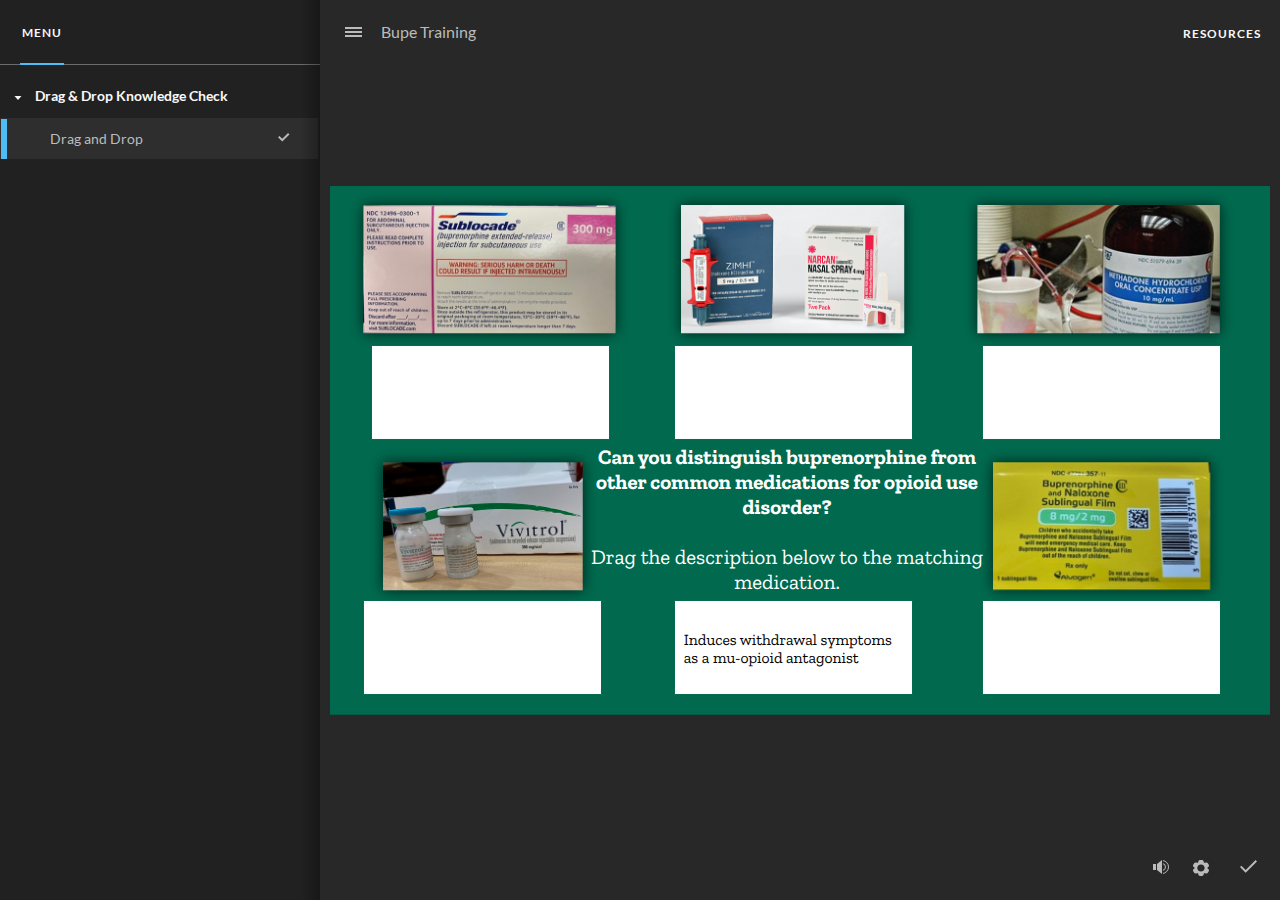
<file: index.html>
﻿<!doctype html>
<html lang="en-US">
<head>
  <meta charset="utf-8">
  <!-- Created using Storyline 360 - http://www.articulate.com  -->
  <!-- version: 3.78.30747.0 -->
  <title>Bupe Training</title>
  <meta http-equiv="x-ua-compatible" content="IE=edge"/>
  <meta name="viewport" content="width=device-width,initial-scale=1,user-scalable=no,shrink-to-fit=no,minimal-ui"/>
  <meta name="apple-mobile-web-app-capable" content="yes"/>
  <style>
    html, body { height: 100%; padding: 0; margin: 0 }
    #app { height: 100%; width: 100%; }
  </style>

  <script>
    window.DS = {};
    window.globals = {
      DATA_PATH_BASE: '',
      HAS_FRAME: true,
      HAS_SLIDE: true,

      lmsPresent: false,
      tinCanPresent: false,
      cmi5Present: false,
      aoSupport: false,
      scale: 'noscale',
      captureRc: false,
      browserSize: 'optimal',
      bgColor: '#282828',
      features: 'AccessibleVideo,BgAudioBlip,ConnectionMessages,DropIn1,DropIn2,DropIn3,FullScreenToggle,LayerPresentAsDialog,MultipleQuizTracking,PlayerSpeedControl,StreamingVideo,UpdatedThemeEditor,UseAudioElement,VideoSync',
      themeName: 'unified',
      preloaderColor: '#FFFFFF',
      suppressAnalytics: false,
      productChannel: 'stable',
      publishSource: 'storyline',
      aid: 'aid|fbf602f5-5c36-486c-ac78-79baadb6904e',
      cid: '80ecb963-9187-40ca-8920-c4b33363dab0',
      playerVersion: '3.78.30747.0',
      publishTimestamp: '2023-09-28T23:07:16.9185928Z',
      maxIosVideoElements: 10,
      connectionSettings: { message: 'You%20are%20offline.%20Trying%20to%20reconnect...', useDarkTheme: false, mode: 'disabled' },

      
      parseParams: function(qs) {
        if (window.globals.parsedParams != null) {
          return window.globals.parsedParams;
        }
        qs = (qs || window.location.search.substr(1)).split('+').join(' ');
        var params = {},
            tokens,
            re = /[?&]?([^=]+)=([^&]*)/g;

        while (tokens = re.exec(qs)) {
          params[decodeURIComponent(tokens[1]).trim()] =
            decodeURIComponent(tokens[2]).trim();
        }
        window.globals.parsedParams = params;
        return params;
      }

    };
  </script>
  <script>
    var isIe11 = ('ActiveXObject' in window || window.MSBlobBuilder != null)
      && window.msCrypto != null && !window.ActiveXObject;
    if (isIe11) {
      window.globals.unsupportedBrowser = true;
      document.write(atob('[base64]'));
    }
  </script>
  
  <script>window.THREE = { };</script>
  
</head>
<body style="background: #282828" class="cs-HTML theme-unified">
  <!-- 360 -->
  <script>!function(){var e,i=/iPhone/i,o=/iPod/i,n=/iPad/i,t=/\biOS-universal(?:.+)Mac\b/i,r=/\bAndroid(?:.+)Mobile\b/i,a=/Android/i,d=/(?:SD4930UR|\bSilk(?:.+)Mobile\b)/i,p=/Silk/i,l=/Windows Phone/i,u=/\bWindows(?:.+)ARM\b/i,b=/BlackBerry/i,s=/BB10/i,c=/Opera Mini/i,f=/\b(CriOS|Chrome)(?:.+)Mobile/i,h=/Mobile(?:.+)Firefox\b/i,v=function(e){return void 0!==e&&"MacIntel"===e.platform&&"number"==typeof e.maxTouchPoints&&e.maxTouchPoints>1&&"undefined"==typeof MSStream};e=function(e){var m={userAgent:"",platform:"",maxTouchPoints:0};e||"undefined"==typeof navigator?"string"==typeof e?m.userAgent=e:e&&e.userAgent&&(m={userAgent:e.userAgent,platform:e.platform,maxTouchPoints:e.maxTouchPoints||0}):m={userAgent:navigator.userAgent,platform:navigator.platform,maxTouchPoints:navigator.maxTouchPoints||0};var g=m.userAgent,y=g.split("[FBAN");void 0!==y[1]&&(g=y[0]),void 0!==(y=g.split("Twitter"))[1]&&(g=y[0]);var A=function(e){return function(i){return i.test(e)}}(g),w={apple:{phone:A(i)&&!A(l),ipod:A(o),tablet:!A(i)&&(A(n)||v(m))&&!A(l),universal:A(t),device:(A(i)||A(o)||A(n)||A(t)||v(m))&&!A(l)},amazon:{phone:A(d),tablet:!A(d)&&A(p),device:A(d)||A(p)},android:{phone:!A(l)&&A(d)||!A(l)&&A(r),tablet:!A(l)&&!A(d)&&!A(r)&&(A(p)||A(a)),device:!A(l)&&(A(d)||A(p)||A(r)||A(a))||A(/\bokhttp\b/i)},windows:{phone:A(l),tablet:A(u),device:A(l)||A(u)},other:{blackberry:A(b),blackberry10:A(s),opera:A(c),firefox:A(h),chrome:A(f),device:A(b)||A(s)||A(c)||A(h)||A(f)},any:!1,phone:!1,tablet:!1};return w.any=w.apple.device||w.android.device||w.windows.device||w.other.device,w.phone=w.apple.phone||w.android.phone||w.windows.phone,w.tablet=w.apple.tablet||w.android.tablet||w.windows.tablet,w}(),"object"==typeof exports&&"undefined"!=typeof module?module.exports=e:"function"==typeof define&&define.amd?define((function(){return e})):this.isMobile=e}();
    window.isMobile.apple.tablet = window.isMobile.apple.tablet ||
      (navigator.platform === 'MacIntel' && navigator.maxTouchPoints > 1);
    window.isMobile.apple.device = window.isMobile.apple.device || window.isMobile.apple.tablet;
    window.isMobile.tablet = window.isMobile.tablet || window.isMobile.apple.tablet;
    window.isMobile.any = window.isMobile.any || window.isMobile.apple.tablet;
  </script>

  <div id="focus-sink" tabindex="-1"></div>

  <div id="preso"></div>
  <script>
    (function() {

      var classTypes = [ 'desktop', 'mobile', 'phone', 'tablet' ];

      var addDeviceClasses = function(prefix, testObj) {
        var curr, i;
        for (i = 0; i < classTypes.length; i++) {
          curr = classTypes[i];
          if (testObj[curr]) {
            document.body.classList.add(prefix + curr);
          }
        }
      };

      var params = window.globals.parseParams(),
          isDevicePreview = params.devicepreview === '1',
          isPhoneOverride = params.deviceType === 'phone' || (isDevicePreview && params.phone == '1'),
          isTabletOverride = (params.deviceType === 'tablet' || isDevicePreview) && !isPhoneOverride,
          isMobileOverride = isPhoneOverride || isTabletOverride;

      var deviceView = {
        desktop: !window.isMobile.any && !isMobileOverride,
        mobile: window.isMobile.any || isMobileOverride,
        phone: isPhoneOverride || (window.isMobile.phone && !isTabletOverride),
        tablet: isTabletOverride || window.isMobile.tablet
      };

      window.globals.deviceView = deviceView;
      window.isMobile.desktop = !window.isMobile.any;
      window.isMobile.mobile = window.isMobile.any;

      addDeviceClasses('view-', deviceView);

    })();
  </script>
  
  <script src='story_content/user.js' type=text/javascript></script>
  <div class="slide-loader"></div>

  <script>
    var doc = document, loader = doc.body.querySelector('.slide-loader'); [ 1, 2, 3 ].forEach(function(n) { var d = doc.createElement('div'); d.style.backgroundColor = window.globals.preloaderColor; d.classList.add('mobile-loader-dot'); d.classList.add('dot' + n); loader.appendChild(d); });
  </script>

  <div class="mobile-load-title-overlay" style="display: none">
    <div class="mobile-load-title">Bupe Training</div>
  </div>

  <div class="mobile-chrome-warning"></div>

  
<style>
  .warn-connection-dialog {
    display: none;
    background: transparent;
    pointer-events: none;
    position: fixed;
    left: 0;
    top: 0;
    width: 100%;
    height: 100%;
    z-index: 999;
  }

  .warn-connection-content {
    border-radius: 4px;
    background: white;
    border: 1px solid #E7E7E7;
    color: #333333;
    box-shadow: 0 2px 4px rgba(0, 0, 0, 0.25);
    transition: all 150ms ease-out;
    position: absolute;
    white-space: nowrap;
  }

  .view-phone.is-landscape .warn-connection-content {
    left: 23px;
    bottom: 23px;
  }

  .view-tablet.is-landscape .warn-connection-content {
    left: 50%;
    top: 20px;
    transform: translateX(-50%);
  }

  .is-portrait .warn-connection-content {
    transform: translate(-50%, calc(-100% - 15px));
  }

  .warn-connection-content p {
    display: inline-block;
    margin: 0 8px 0 0;
    line-height: 33px;
    font-size: 11px;
  }

  .warn-connection-content svg {
    position: relative;
    vertical-align: middle;
    margin: 0 2px 2px 8px;
  }

  .view-desktop .warn-connection-content {
    left: 1.5em;
    bottom: 1.5em;
  }

  .view-desktop .warn-connection-content p {
    font-size: 1.1em;
  }

  .is-offline .warn-connection-dialog {
    display: block;
  }

  .is-offline .cs-panel * {
    pointer-events: none !important;
  }

  .is-offline .cs-panel {
    pointer-events: all !important;
  }

  .is-offline #nav-controls * {
    pointer-events: none !important;
  }

  .is-offline #nav-controls {
    pointer-events: all !important;
  }
</style>

<div class="warn-connection-dialog">
  <div class="warn-connection-content">
    <svg width="17" height="15" viewBox="0 0 17 15" xmlns="http://www.w3.org/2000/svg">
      <path fill="#8F0000" stroke="white" d="M16.07,12.98 L15.88,12.23 L9.51,1.21 C8.97,0.26,7.6,0.26,7.06,1.21 L0.69,12.23 C0.15,13.16,0.81,14.36,1.91,14.36 H14.65 C15.47,14.36,16.05,13.7,16.07,12.98 Z"/>
      <path fill="white" stroke="white" d="M8.58,5.5 C8.35,5.28,8.5,5.35,8.21,5.32 C8.09,5.35,7.97,5.49,7.96,5.67 C7.97,5.79,7.98,5.92,7.98,6.04 L7.98,6.04 C7.99,6.17,8,6.31,8.01,6.43 L8.01,6.44 C8.03,6.92,8.06,7.41,8.09,7.9 L8.09,7.9 C8.12,8.39,8.14,8.88,8.17,9.37 C8.17,9.39,8.18,9.42,8.2,9.44 C8.23,9.46,8.25,9.47,8.28,9.47 C8.31,9.47,8.34,9.46,8.35,9.44 C8.37,9.43,8.38,9.4,8.39,9.35 L8.39,9.34 C8.39,9.24,8.4,9.15,8.4,9.05 L8.4,9.05 C8.41,8.96,8.41,8.86,8.42,8.75 C8.43,8.44,8.45,8.12,8.47,7.81 L8.47,7.81 C8.49,7.49,8.51,7.18,8.53,6.87 C8.55,6.46,8.56,6.05,8.59,5.64 L8.6,5.62 C8.6,5.57,8.59,5.53,8.58,5.5 L8.21,5.32 Z"/>
      <circle fill="white" stroke="white" cx="8.3" cy="11.35" r="0.3"/>
    </svg>
    <p>You are offline. Trying to reconnect...</p>
  </div>
</div>

<script>
  (function() {
    window.DS.connection = {
      warningShown: false,
      assets: {},
      loadingAssetGroup: false,
      retryDelay: 500
    };

    var connectionSettings = window.globals.connectionSettings || {};

    // The `window.globals.features` variable must be set in `webpack.dev.config` when testing locally - it is not enough
    // to have it in the data - but it must be set there as well.
    var useConnectionMessages = window.AbortController != null &&
      window.location.protocol != 'file:' &&
      window.globals.features.indexOf('ConnectionMessages') != -1 &&
      connectionSettings.mode === 'normal';

    window.DS.connection.useConnectionMessages = useConnectionMessages

    var assetCount = 0;
    var checkLoadedId;


    if (useConnectionMessages && connectionSettings != null) {
      var contentEl = document.querySelector('.warn-connection-content');
      var messageEl = contentEl.querySelector('p')

      if (connectionSettings.useDarkTheme) {
        contentEl.style.borderColor = '#BABBBA';
        contentEl.style.backgroundColor = '#282828';
        contentEl.style.color = '#FFFFFF';
      }

      if (connectionSettings.message != null) {
        messageEl.textContent = window.decodeURIComponent(connectionSettings.message);
      }
    }

    function checkAssetsReady() {
      for (var i in DS.connection.assets) {
        if (!DS.connection.assets[i].success) {
          return false;
        }
      }
      return true;
    }

    function stopAssetGroup() {
      if (!useConnectionMessages) { return; }

      assetCount = 0;

      DS.connection.oldAssetGroup = DS.connection.assets;
      DS.connection.assets = {};
      DS.connection.loadingAssetGroup = false;
      clearInterval(checkLoadedId);
    }

    function startAssetGroup() {
      if (!useConnectionMessages) { return; }
      var ticks = 0;
      clearInterval(checkLoadedId);
      checkLoadedId = setInterval(function() {
        var loaded = 0;
        if (assetCount === 0 && loaded === 0) {
          clearInterval(checkLoadedId);
          return;
        }

        for (var i in DS.connection.assets) {
          if (DS.connection.assets[i].success) {
            loaded++;
          }
        }

        if (assetCount === loaded && checkAssetsReady()) {
          for (var i in DS.connection.assets) {
            if (DS.connection.assets[i].action) {
              DS.connection.assets[i].action();
            }
          }
          hideWarning();
          stopAssetGroup();
        }
      }, 100)
    }

    function requiredAsset(url, action, retry, type) {
      if (!useConnectionMessages) { return; }
      if (DS.connection.assets[url]) { return; }

      DS.connection.assets[url] = {
        success: false, action: action, retry: retry, type: type
      };
      assetCount = Object.keys(DS.connection.assets).length;
      if (!DS.connection.loadingAssetGroup) {
        startAssetGroup();
      }
      DS.connection.loadingAssetGroup = true;
    }

    function assetLoaded(url) {
      if (!useConnectionMessages) { return; }
      if (DS.connection.assets[url]) {
        DS.connection.assets[url].success = true;
      }
    }

    function assetFailed(url) {
      if (!useConnectionMessages) { return; }
      if (!DS.connection.assets[url]) {
        if (/\.js$/.test(url) && url.indexOf('transcripts') === -1) {
          setTimeout(function() {
            if (DS.connection.lastSlideLoaded != null) {
              DS.connection.lastSlideLoaded();
            }
          }, DS.connection.retryDelay);
        }
        return;
      }
      if (!DS.connection.warningShown) { showWarning(); }
      if (DS.connection.assets[url].retry) {
        setTimeout(function() {
          if (!DS.connection.assets[url].success) {
            DS.connection.assets[url].retry()
          }
        }, DS.connection.retryDelay);
      }
    }

    function hideWarning() {
      document.body.classList.remove('is-offline');
      DS.connection.warningShown = false;
    }
    DS.connection.hideWarning = hideWarning

    function showWarning(btn) {
      document.body.classList.add('is-offline')
      DS.connection.warningShown = true;
      updateWarningPosition();
    }

    function updateWarningPosition() {
      if (!DS.connection.warningShown) {
        return;
      }

      var isPortrait = document.body.classList.contains('is-portrait');
      var warningEl = document.querySelector('.warn-connection-content');

      if (isPortrait) {
        var slide = document.querySelector('.primary-slide');
        var slideRect = slide.getBoundingClientRect();

        warningEl.style.top = `${slideRect.top}px`
        warningEl.style.left = `${slideRect.left + slideRect.width / 2}px`
      } else {
        warningEl.style.top = null;
        warningEl.style.left = null;
      }

      window.requestAnimationFrame(updateWarningPosition);
    }

    // these will all be noops if the feature flag isn't set in
    // the data and `window.globals.features`
    DS.connection.requiredAsset = requiredAsset;
    DS.connection.assetLoaded = assetLoaded;
    DS.connection.assetFailed = assetFailed;
    DS.connection.stopAssetGroup = stopAssetGroup;
    DS.connection.startAssetGroup = startAssetGroup;
  })();
</script>


  <script>
    
    if (window.autoSpider && window.vInterfaceObject) {
      document.querySelector('.mobile-load-title-overlay').style.display = 'none';
    }
  </script>

  

  <link rel="stylesheet" href="html5/data/css/output.min.css" data-noprefix/>
</body>
<script src="html5/lib/scripts/bootstrapper.min.js"></script>
</html>
</file>
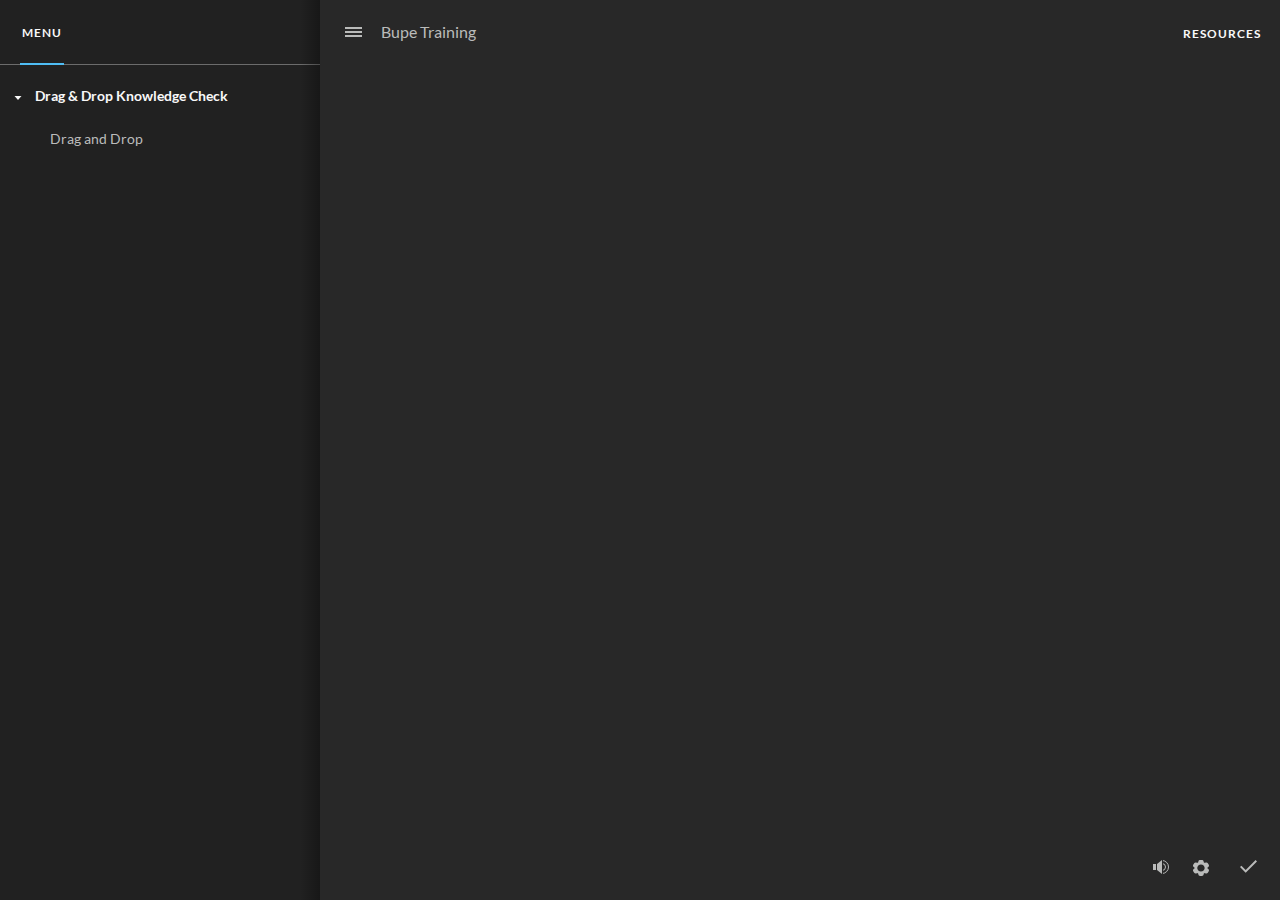
<file: index_lms.html>
<!doctype html>
<html lang="en-US">
<head>
  <meta charset="utf-8">
  <!-- Created using Storyline 360 - http://www.articulate.com  -->
  <!-- version: 3.78.30747.0 -->
  <title>Bupe Training</title>
  <meta http-equiv="x-ua-compatible" content="IE=edge"/>
  <meta name="viewport" content="width=device-width,initial-scale=1,user-scalable=no,shrink-to-fit=no,minimal-ui"/>
  <meta name="apple-mobile-web-app-capable" content="yes"/>
  <style>
    html, body { height: 100%; padding: 0; margin: 0 }
    #app { height: 100%; width: 100%; }
  </style>

  <script>
    window.DS = {};
    window.globals = {
      DATA_PATH_BASE: '',
      HAS_FRAME: true,
      HAS_SLIDE: true,

      lmsPresent: true,
      tinCanPresent: false,
      cmi5Present: false,
      aoSupport: false,
      scale: 'noscale',
      captureRc: false,
      browserSize: 'optimal',
      bgColor: '#282828',
      features: 'AccessibleVideo,BgAudioBlip,ConnectionMessages,DropIn1,DropIn2,DropIn3,FullScreenToggle,LayerPresentAsDialog,MultipleQuizTracking,PlayerSpeedControl,StreamingVideo,UpdatedThemeEditor,UseAudioElement,VideoSync',
      themeName: 'unified',
      preloaderColor: '#FFFFFF',
      suppressAnalytics: false,
      productChannel: 'stable',
      publishSource: 'storyline',
      aid: 'aid|fbf602f5-5c36-486c-ac78-79baadb6904e',
      cid: '80ecb963-9187-40ca-8920-c4b33363dab0',
      playerVersion: '3.78.30747.0',
      publishTimestamp: '2023-09-28T23:07:16.9720648Z',
      maxIosVideoElements: 10,
      connectionSettings: { message: 'You%20are%20offline.%20Trying%20to%20reconnect...', useDarkTheme: false, mode: 'disabled' },

      
      parseParams: function(qs) {
        if (window.globals.parsedParams != null) {
          return window.globals.parsedParams;
        }
        qs = (qs || window.location.search.substr(1)).split('+').join(' ');
        var params = {},
            tokens,
            re = /[?&]?([^=]+)=([^&]*)/g;

        while (tokens = re.exec(qs)) {
          params[decodeURIComponent(tokens[1]).trim()] =
            decodeURIComponent(tokens[2]).trim();
        }
        window.globals.parsedParams = params;
        return params;
      }

    };
  </script>
  <script>
    var isIe11 = ('ActiveXObject' in window || window.MSBlobBuilder != null)
      && window.msCrypto != null && !window.ActiveXObject;
    if (isIe11) {
      window.globals.unsupportedBrowser = true;
      document.write(atob('[base64]'));
    }
  </script>
  <script src="lms/scormdriver.js" charset="utf-8"></script>
  <script>window.THREE = { };</script>
  
</head>
<body style="background: #282828" class="cs-HTML theme-unified">
  <!-- 360 -->
  <script>!function(){var e,i=/iPhone/i,o=/iPod/i,n=/iPad/i,t=/\biOS-universal(?:.+)Mac\b/i,r=/\bAndroid(?:.+)Mobile\b/i,a=/Android/i,d=/(?:SD4930UR|\bSilk(?:.+)Mobile\b)/i,p=/Silk/i,l=/Windows Phone/i,u=/\bWindows(?:.+)ARM\b/i,b=/BlackBerry/i,s=/BB10/i,c=/Opera Mini/i,f=/\b(CriOS|Chrome)(?:.+)Mobile/i,h=/Mobile(?:.+)Firefox\b/i,v=function(e){return void 0!==e&&"MacIntel"===e.platform&&"number"==typeof e.maxTouchPoints&&e.maxTouchPoints>1&&"undefined"==typeof MSStream};e=function(e){var m={userAgent:"",platform:"",maxTouchPoints:0};e||"undefined"==typeof navigator?"string"==typeof e?m.userAgent=e:e&&e.userAgent&&(m={userAgent:e.userAgent,platform:e.platform,maxTouchPoints:e.maxTouchPoints||0}):m={userAgent:navigator.userAgent,platform:navigator.platform,maxTouchPoints:navigator.maxTouchPoints||0};var g=m.userAgent,y=g.split("[FBAN");void 0!==y[1]&&(g=y[0]),void 0!==(y=g.split("Twitter"))[1]&&(g=y[0]);var A=function(e){return function(i){return i.test(e)}}(g),w={apple:{phone:A(i)&&!A(l),ipod:A(o),tablet:!A(i)&&(A(n)||v(m))&&!A(l),universal:A(t),device:(A(i)||A(o)||A(n)||A(t)||v(m))&&!A(l)},amazon:{phone:A(d),tablet:!A(d)&&A(p),device:A(d)||A(p)},android:{phone:!A(l)&&A(d)||!A(l)&&A(r),tablet:!A(l)&&!A(d)&&!A(r)&&(A(p)||A(a)),device:!A(l)&&(A(d)||A(p)||A(r)||A(a))||A(/\bokhttp\b/i)},windows:{phone:A(l),tablet:A(u),device:A(l)||A(u)},other:{blackberry:A(b),blackberry10:A(s),opera:A(c),firefox:A(h),chrome:A(f),device:A(b)||A(s)||A(c)||A(h)||A(f)},any:!1,phone:!1,tablet:!1};return w.any=w.apple.device||w.android.device||w.windows.device||w.other.device,w.phone=w.apple.phone||w.android.phone||w.windows.phone,w.tablet=w.apple.tablet||w.android.tablet||w.windows.tablet,w}(),"object"==typeof exports&&"undefined"!=typeof module?module.exports=e:"function"==typeof define&&define.amd?define((function(){return e})):this.isMobile=e}();
    window.isMobile.apple.tablet = window.isMobile.apple.tablet ||
      (navigator.platform === 'MacIntel' && navigator.maxTouchPoints > 1);
    window.isMobile.apple.device = window.isMobile.apple.device || window.isMobile.apple.tablet;
    window.isMobile.tablet = window.isMobile.tablet || window.isMobile.apple.tablet;
    window.isMobile.any = window.isMobile.any || window.isMobile.apple.tablet;
  </script>

  <div id="focus-sink" tabindex="-1"></div>

  <div id="preso"></div>
  <script>
    (function() {

      var classTypes = [ 'desktop', 'mobile', 'phone', 'tablet' ];

      var addDeviceClasses = function(prefix, testObj) {
        var curr, i;
        for (i = 0; i < classTypes.length; i++) {
          curr = classTypes[i];
          if (testObj[curr]) {
            document.body.classList.add(prefix + curr);
          }
        }
      };

      var params = window.globals.parseParams(),
          isDevicePreview = params.devicepreview === '1',
          isPhoneOverride = params.deviceType === 'phone' || (isDevicePreview && params.phone == '1'),
          isTabletOverride = (params.deviceType === 'tablet' || isDevicePreview) && !isPhoneOverride,
          isMobileOverride = isPhoneOverride || isTabletOverride;

      var deviceView = {
        desktop: !window.isMobile.any && !isMobileOverride,
        mobile: window.isMobile.any || isMobileOverride,
        phone: isPhoneOverride || (window.isMobile.phone && !isTabletOverride),
        tablet: isTabletOverride || window.isMobile.tablet
      };

      window.globals.deviceView = deviceView;
      window.isMobile.desktop = !window.isMobile.any;
      window.isMobile.mobile = window.isMobile.any;

      addDeviceClasses('view-', deviceView);

    })();
  </script>
  
  <script src='story_content/user.js' type=text/javascript></script>
  <div class="slide-loader"></div>

  <script>
    var doc = document, loader = doc.body.querySelector('.slide-loader'); [ 1, 2, 3 ].forEach(function(n) { var d = doc.createElement('div'); d.style.backgroundColor = window.globals.preloaderColor; d.classList.add('mobile-loader-dot'); d.classList.add('dot' + n); loader.appendChild(d); });
  </script>

  <div class="mobile-load-title-overlay" style="display: none">
    <div class="mobile-load-title">Bupe Training</div>
  </div>

  <div class="mobile-chrome-warning"></div>

  
<style>
  .warn-connection-dialog {
    display: none;
    background: transparent;
    pointer-events: none;
    position: fixed;
    left: 0;
    top: 0;
    width: 100%;
    height: 100%;
    z-index: 999;
  }

  .warn-connection-content {
    border-radius: 4px;
    background: white;
    border: 1px solid #E7E7E7;
    color: #333333;
    box-shadow: 0 2px 4px rgba(0, 0, 0, 0.25);
    transition: all 150ms ease-out;
    position: absolute;
    white-space: nowrap;
  }

  .view-phone.is-landscape .warn-connection-content {
    left: 23px;
    bottom: 23px;
  }

  .view-tablet.is-landscape .warn-connection-content {
    left: 50%;
    top: 20px;
    transform: translateX(-50%);
  }

  .is-portrait .warn-connection-content {
    transform: translate(-50%, calc(-100% - 15px));
  }

  .warn-connection-content p {
    display: inline-block;
    margin: 0 8px 0 0;
    line-height: 33px;
    font-size: 11px;
  }

  .warn-connection-content svg {
    position: relative;
    vertical-align: middle;
    margin: 0 2px 2px 8px;
  }

  .view-desktop .warn-connection-content {
    left: 1.5em;
    bottom: 1.5em;
  }

  .view-desktop .warn-connection-content p {
    font-size: 1.1em;
  }

  .is-offline .warn-connection-dialog {
    display: block;
  }

  .is-offline .cs-panel * {
    pointer-events: none !important;
  }

  .is-offline .cs-panel {
    pointer-events: all !important;
  }

  .is-offline #nav-controls * {
    pointer-events: none !important;
  }

  .is-offline #nav-controls {
    pointer-events: all !important;
  }
</style>

<div class="warn-connection-dialog">
  <div class="warn-connection-content">
    <svg width="17" height="15" viewBox="0 0 17 15" xmlns="http://www.w3.org/2000/svg">
      <path fill="#8F0000" stroke="white" d="M16.07,12.98 L15.88,12.23 L9.51,1.21 C8.97,0.26,7.6,0.26,7.06,1.21 L0.69,12.23 C0.15,13.16,0.81,14.36,1.91,14.36 H14.65 C15.47,14.36,16.05,13.7,16.07,12.98 Z"/>
      <path fill="white" stroke="white" d="M8.58,5.5 C8.35,5.28,8.5,5.35,8.21,5.32 C8.09,5.35,7.97,5.49,7.96,5.67 C7.97,5.79,7.98,5.92,7.98,6.04 L7.98,6.04 C7.99,6.17,8,6.31,8.01,6.43 L8.01,6.44 C8.03,6.92,8.06,7.41,8.09,7.9 L8.09,7.9 C8.12,8.39,8.14,8.88,8.17,9.37 C8.17,9.39,8.18,9.42,8.2,9.44 C8.23,9.46,8.25,9.47,8.28,9.47 C8.31,9.47,8.34,9.46,8.35,9.44 C8.37,9.43,8.38,9.4,8.39,9.35 L8.39,9.34 C8.39,9.24,8.4,9.15,8.4,9.05 L8.4,9.05 C8.41,8.96,8.41,8.86,8.42,8.75 C8.43,8.44,8.45,8.12,8.47,7.81 L8.47,7.81 C8.49,7.49,8.51,7.18,8.53,6.87 C8.55,6.46,8.56,6.05,8.59,5.64 L8.6,5.62 C8.6,5.57,8.59,5.53,8.58,5.5 L8.21,5.32 Z"/>
      <circle fill="white" stroke="white" cx="8.3" cy="11.35" r="0.3"/>
    </svg>
    <p>You are offline. Trying to reconnect...</p>
  </div>
</div>

<script>
  (function() {
    window.DS.connection = {
      warningShown: false,
      assets: {},
      loadingAssetGroup: false,
      retryDelay: 500
    };

    var connectionSettings = window.globals.connectionSettings || {};

    // The `window.globals.features` variable must be set in `webpack.dev.config` when testing locally - it is not enough
    // to have it in the data - but it must be set there as well.
    var useConnectionMessages = window.AbortController != null &&
      window.location.protocol != 'file:' &&
      window.globals.features.indexOf('ConnectionMessages') != -1 &&
      connectionSettings.mode === 'normal';

    window.DS.connection.useConnectionMessages = useConnectionMessages

    var assetCount = 0;
    var checkLoadedId;


    if (useConnectionMessages && connectionSettings != null) {
      var contentEl = document.querySelector('.warn-connection-content');
      var messageEl = contentEl.querySelector('p')

      if (connectionSettings.useDarkTheme) {
        contentEl.style.borderColor = '#BABBBA';
        contentEl.style.backgroundColor = '#282828';
        contentEl.style.color = '#FFFFFF';
      }

      if (connectionSettings.message != null) {
        messageEl.textContent = window.decodeURIComponent(connectionSettings.message);
      }
    }

    function checkAssetsReady() {
      for (var i in DS.connection.assets) {
        if (!DS.connection.assets[i].success) {
          return false;
        }
      }
      return true;
    }

    function stopAssetGroup() {
      if (!useConnectionMessages) { return; }

      assetCount = 0;

      DS.connection.oldAssetGroup = DS.connection.assets;
      DS.connection.assets = {};
      DS.connection.loadingAssetGroup = false;
      clearInterval(checkLoadedId);
    }

    function startAssetGroup() {
      if (!useConnectionMessages) { return; }
      var ticks = 0;
      clearInterval(checkLoadedId);
      checkLoadedId = setInterval(function() {
        var loaded = 0;
        if (assetCount === 0 && loaded === 0) {
          clearInterval(checkLoadedId);
          return;
        }

        for (var i in DS.connection.assets) {
          if (DS.connection.assets[i].success) {
            loaded++;
          }
        }

        if (assetCount === loaded && checkAssetsReady()) {
          for (var i in DS.connection.assets) {
            if (DS.connection.assets[i].action) {
              DS.connection.assets[i].action();
            }
          }
          hideWarning();
          stopAssetGroup();
        }
      }, 100)
    }

    function requiredAsset(url, action, retry, type) {
      if (!useConnectionMessages) { return; }
      if (DS.connection.assets[url]) { return; }

      DS.connection.assets[url] = {
        success: false, action: action, retry: retry, type: type
      };
      assetCount = Object.keys(DS.connection.assets).length;
      if (!DS.connection.loadingAssetGroup) {
        startAssetGroup();
      }
      DS.connection.loadingAssetGroup = true;
    }

    function assetLoaded(url) {
      if (!useConnectionMessages) { return; }
      if (DS.connection.assets[url]) {
        DS.connection.assets[url].success = true;
      }
    }

    function assetFailed(url) {
      if (!useConnectionMessages) { return; }
      if (!DS.connection.assets[url]) {
        if (/\.js$/.test(url) && url.indexOf('transcripts') === -1) {
          setTimeout(function() {
            if (DS.connection.lastSlideLoaded != null) {
              DS.connection.lastSlideLoaded();
            }
          }, DS.connection.retryDelay);
        }
        return;
      }
      if (!DS.connection.warningShown) { showWarning(); }
      if (DS.connection.assets[url].retry) {
        setTimeout(function() {
          if (!DS.connection.assets[url].success) {
            DS.connection.assets[url].retry()
          }
        }, DS.connection.retryDelay);
      }
    }

    function hideWarning() {
      document.body.classList.remove('is-offline');
      DS.connection.warningShown = false;
    }
    DS.connection.hideWarning = hideWarning

    function showWarning(btn) {
      document.body.classList.add('is-offline')
      DS.connection.warningShown = true;
      updateWarningPosition();
    }

    function updateWarningPosition() {
      if (!DS.connection.warningShown) {
        return;
      }

      var isPortrait = document.body.classList.contains('is-portrait');
      var warningEl = document.querySelector('.warn-connection-content');

      if (isPortrait) {
        var slide = document.querySelector('.primary-slide');
        var slideRect = slide.getBoundingClientRect();

        warningEl.style.top = `${slideRect.top}px`
        warningEl.style.left = `${slideRect.left + slideRect.width / 2}px`
      } else {
        warningEl.style.top = null;
        warningEl.style.left = null;
      }

      window.requestAnimationFrame(updateWarningPosition);
    }

    // these will all be noops if the feature flag isn't set in
    // the data and `window.globals.features`
    DS.connection.requiredAsset = requiredAsset;
    DS.connection.assetLoaded = assetLoaded;
    DS.connection.assetFailed = assetFailed;
    DS.connection.stopAssetGroup = stopAssetGroup;
    DS.connection.startAssetGroup = startAssetGroup;
  })();
</script>


  <script>
    
    if (window.autoSpider && window.vInterfaceObject) {
      document.querySelector('.mobile-load-title-overlay').style.display = 'none';
    }
  </script>

  

  <link rel="stylesheet" href="html5/data/css/output.min.css" data-noprefix/>
</body>
<script src="html5/lib/scripts/bootstrapper.min.js"></script>
</html>
</file>
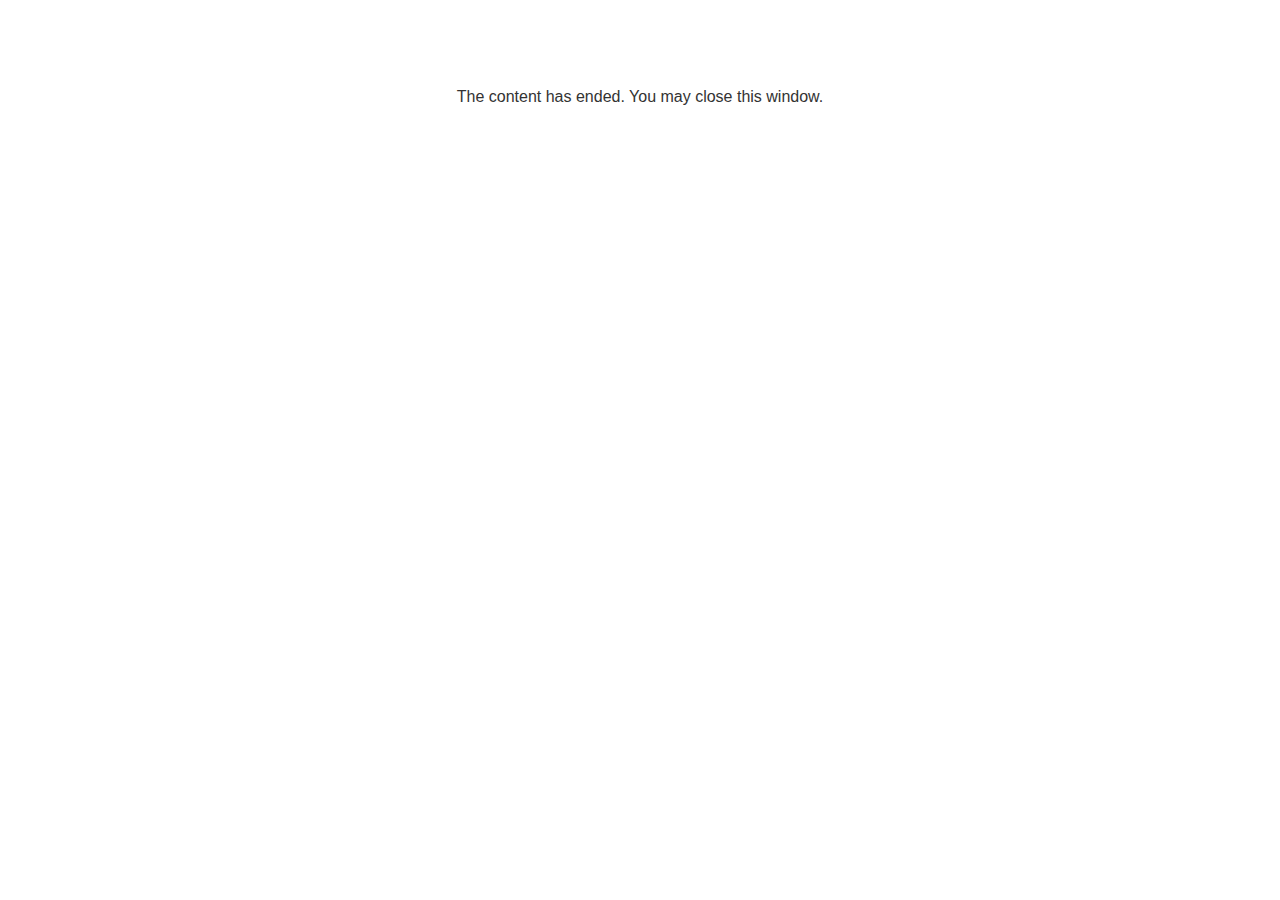
<file: lms/goodbye.html>
<!doctype html>
<html>
<body style="background-color: #ffffff;">

<p role="alert" style="color: #333333;font-family: Lato, articulate, tahoma, arial;font-size: medium;text-align: center;">
<br><br><br><br>
The content has ended. You may close this window.
</p>

</body>
</html>
</file>
<file: html5/data/css/output.min.css>
@font-face {
  font-family: 'LatoBold Charset1_ BoldBD7F0063';
  src: url('[data-uri]');
  font-style: normal;
  font-weight: normal;
}
@font-face {
  font-family: 'Lato Charset1_ 5VsHFQ6wA314C887';
  src: url('[data-uri]');
  font-style: normal;
  font-weight: normal;
}
@font-face {
  font-family: 'Zilla Slab Charset1_ 5w87B65A9C';
  src: url('[data-uri]');
  font-style: normal;
  font-weight: normal;
}
@font-face {
  font-family: 'Zilla SlabBold CharBold0F782890';
  src: url('[data-uri]');
  font-style: normal;
  font-weight: normal;
}
@font-face {
  font-family: 'Open Sans Charset1_ 6LhB0476790';
  src: url('[data-uri]');
  font-style: normal;
  font-weight: normal;
}
@font-face {
  font-family: 'Zilla Slab Charset0_v9IB6EF5B00';
  src: url('[data-uri]');
  font-style: normal;
  font-weight: normal;
}
@font-face {
  font-family: 'Zilla SlabBold CharBold5ADAD981';
  src: url('[data-uri]');
  font-style: normal;
  font-weight: normal;
}
@font-face {
  font-family: 'Open Sans Charset0_v9TY33EDE6F2';
  src: url('[data-uri]');
  font-style: normal;
  font-weight: normal;
}
.cs-HTML {
  background: rgba(40, 40, 40, 1);
}
.cs-npnxnanbsnfns00001100101 .cs-infopanel  {
  box-shadow: 0 1px 0 rgba(0, 0, 0, 0);
  background: rgba(255, 255, 255, 1);
}
.cs-npnxnanbsnfns00001100101 .cs-infopanel .cs-link {
  color: rgba(186, 187, 186, 1);
}
.cs-npnxnanbsnfns00001100101 .cs-infopanel .cs-link:hover {
  color: rgba(255, 255, 255, 1);
}
.cs-npnxnanbsnfns00001100101 .cs-infopanel .cs-name {
  color: rgba(68, 68, 68, 1);
}
.cs-npnxnanbsnfns00001100101 .cs-infopanel .cs-title {
  color: rgba(153, 153, 153, 1);
}
.cs-npnxnanbsnfns00001100101 .cs-infopanelpopup  {
  box-shadow: 0 1px 0 rgba(0, 0, 0, 0);
  background: rgba(0, 0, 0, 0);
}
.cs-npnxnanbsnfns00001100101 .cs-infopanelpopup .cs-link {
  color: rgba(255, 0, 0, 1);
}
.cs-npnxnanbsnfns00001100101 .cs-infopanelpopup .cs-link:hover {
  color: rgba(255, 255, 255, 1);
}
.cs-npnxnanbsnfns00001100101 .cs-infopanelpopup .cs-name {
  color: rgba(255, 255, 255, 1);
}
.cs-npnxnanbsnfns00001100101 .cs-infopanelpopup .cs-bio {
  color: rgba(186, 187, 186, 1);
}
.cs-npnxnanbsnfns00001100101 .cs-timer  {
  color: rgba(186, 187, 186, 1);
}
.cs-npnxnanbsnfns00001100101 .cs-duration stop:first-child {
  stop-color: rgba(60, 60, 60, 1);
}
.cs-npnxnanbsnfns00001100101 .cs-duration stop:last-child {
  stop-color: rgba(60, 60, 60, 1);
}
.cs-npnxnanbsnfns00001100101 .cs-elapsed stop:first-child {
  stop-color: rgba(254, 227, 71, 1);
}
.cs-npnxnanbsnfns00001100101 .cs-elapsed stop:last-child {
  stop-color: rgba(254, 227, 71, 1);
}
.cs-npnxnanbsnfns00001100101 .cs-timer .cs-pie .cs-innerstroke {
  stroke: rgba(199, 199, 199, 1);
}
.cs-npnxnanbsnfns00001100101 .cs-timer .cs-pie .cs-innerborder {
  stroke: rgba(255, 255, 255, 1);
}
.cs-npnxnanbsnfns00001100101 .cs-window  {
  box-shadow: 0 8px 5px rgba(0, 0, 0, 0.2);
  border-color: rgba(49, 99, 0, 0);
  background: rgba(33, 33, 33, 1);
  color: rgba(248, 248, 248, 1);
}
.cs-npnxnanbsnfns00001100101 .cs-window .cs-diva {
  border-color: rgba(78, 78, 78, 1);
}
.cs-npnxnanbsnfns00001100101 .cs-window .cs-divb {
  border-color: rgba(78, 78, 78, 0);
}
.cs-npnxnanbsnfns00001100101 .cs-editor .cs-editor-slide {
  color: rgba(226, 226, 226, 1);
}
.cs-npnxnanbsnfns00001100101 .cs-editor .cs-editor-html {
  color: rgba(186, 187, 186, 1);
}
.cs-npnxnanbsnfns00001100101 .cs-editor .cs-editor-button {
  text-shadow: 0 1px 0 rgba(0, 0, 0, 0);
  color: rgba(255, 255, 255, 1);
  border-color: rgba(211, 211, 211, 1);
  background: rgba(34, 34, 34, 1);
}
.cs-npnxnanbsnfns00001100101 .cs-editor .cs-editor-button:hover {
  background: rgba(68, 68, 68, 1);
}
.cs-npnxnanbsnfns00001100101 .cs-editor .cs-editor-button:active {
  background: rgba(68, 68, 68, 1);
}
.cs-npnxnanbsnfns00001100101 .cs-listitem  {
  color: rgba(186, 187, 186, 1);
  border-color: none;
  border: 1px solid transparent;
}
.cs-npnxnanbsnfns00001100101 .cs-listitem:hover {
  background: rgba(255, 255, 255, 0.06);
  border-color: rgba(108, 108, 108, 1) !important;
  border-width: 1px;
  border-radius: 2px;
  border-style: solid;
  box-sizing: border-box;
}
.cs-npnxnanbsnfns00001100101 .cs-listitem.hover {
  background: rgba(255, 255, 255, 0.06);
  border-color: rgba(108, 108, 108, 1) !important;
  border-width: 1px;
  border-radius: 2px;
  border-style: solid;
  box-sizing: border-box;
}
.cs-npnxnanbsnfns00001100101 .cs-glossary  {
  color: rgba(186, 187, 186, 1);
}
.cs-npnxnanbsnfns00001100101 .cs-glossary .cs-scrolling-panel {
  background: rgba(0, 0, 0, 0);
}
.cs-npnxnanbsnfns00001100101 .cs-glossary .cs-term.cs-selected .cs-choice-list-trigger {
  color: rgba(255, 255, 255, 1);
  background: rgba(255, 255, 255, 1);
}
.cs-npnxnanbsnfns00001100101 .cs-glossary .cs-term.cs-selected .cs-choice-list-trigger:focus {
  color: rgba(255, 255, 255, 1);
  background: rgba(255, 255, 255, 1);
}
.cs-npnxnanbsnfns00001100101 .cs-glossary .cs-term:hover .cs-choice-list-trigger {
  background: rgba(186, 187, 186, 1);
}
.cs-npnxnanbsnfns00001100101 .cs-glossary .cs-term.hover .cs-choice-list-trigger {
  background: rgba(186, 187, 186, 1);
}
.cs-npnxnanbsnfns00001100101 .cs-glossary .cs-term .cs-choice-list-trigger:focus {
  background: rgba(186, 187, 186, 1);
}
.cs-npnxnanbsnfns00001100101 .cs-glossary .cs-diva {
  border-color: rgba(0, 0, 0, 0);
}
.cs-npnxnanbsnfns00001100101 .cs-glossary .cs-divb {
  border-color: rgba(0, 0, 0, 0);
}
.cs-npnxnanbsnfns00001100101 .cs-glossary .cs-divc {
  border-color: rgba(0, 0, 0, 0);
}
.cs-npnxnanbsnfns00001100101 .cs-glossary .cs-heading {
  color: rgba(248, 248, 248, 1);
  font-weight: 700;
}
.note-content p span {
  color: rgba(186, 187, 186, 1);
  line-height: 1.4em;
  font-size: 103.769%;
}
.cs-npnxnanbsnfns00001100101 .cs-resource .cs-separator {
  border-color: rgba(0, 0, 0, 0);
}
.cs-npnxnanbsnfns00001100101 .cs-outline  {
  color: rgba(45, 45, 45, 1);
}
.cs-npnxnanbsnfns00001100101 .cs-outline .cs-diva {
  border-color: rgba(0, 0, 0, 0);
}
.cs-npnxnanbsnfns00001100101 .cs-outline .cs-divb {
  border-color: rgba(0, 0, 0, 0);
}
.cs-npnxnanbsnfns00001100101 .cs-outline .cs-divc {
  border-color: rgba(0, 0, 0, 0);
}
.cs-npnxnanbsnfns00001100101 .cs-outline .cs-search-filter:hover {
  color: rgba(0, 0, 0, 0);
}
.cs-npnxnanbsnfns00001100101 .cs-outline .cs-search-filter.hover {
  color: rgba(0, 0, 0, 0);
}
.cs-npnxnanbsnfns00001100101 .cs-transcript  {
  color: rgba(255, 255, 255, 1);
}
.cs-npnxnanbsnfns00001100101 .cs-transcript .cs-div {
  border-color: rgba(0, 0, 0, 0);
}
.cs-npnxnanbsnfns00001100101 .cs-tabs:not(.topmenu-item) {
  color: rgba(248, 248, 248, 1);
}
.cs-npnxnanbsnfns00001100101 .cs-tabs .cs-inner-button:not(.topmenu-item) {
  text-shadow: 0 1px 0 rgba(0, 0, 0, 0);
}
.cs-npnxnanbsnfns00001100101 .cs-tabs:hover:not(.topmenu-item) {
  color: rgba(248, 248, 248, 1);
}
.cs-npnxnanbsnfns00001100101 .cs-tabs.cs-selected {
  background: rgba(0, 0, 0, 0);
  color: rgba(248, 248, 248, 1);
}
.cs-npnxnanbsnfns00001100101 .cs-seekcontrol  {
  background: rgba(0, 0, 0, 0);
  border-color: rgba(0, 0, 0, 0);
}
.cs-npnxnanbsnfns00001100101 .cs-seekcontrol .cs-button:hover .cs-icon {
  fill: rgba(255, 255, 255, 1);
}
.cs-npnxnanbsnfns00001100101 .cs-seekcontrol .cs-button.hover .cs-icon {
  fill: rgba(255, 255, 255, 1);
}
.cs-npnxnanbsnfns00001100101 .cs-seekcontrol .cs-button .cs-icon-shadow {
  fill: rgba(0, 0, 0, 0);
}
.cs-npnxnanbsnfns00001100101 .cs-seekcontrol .cs-button .cs-icon {
  fill: rgba(180, 180, 180, 1);
}
.cs-npnxnanbsnfns00001100101 .cs-seekcontrol .cs-seek .cs-fill {
  background: rgba(255, 255, 255, 0.6);
}
.cs-npnxnanbsnfns00001100101 .cs-seekcontrol .cs-seek {
  background: rgba(108, 108, 108, 1);
  border-color: rgba(0, 0, 0, 0);
}
.cs-npnxnanbsnfns00001100101 .cs-searchinput .cs-input {
  color: rgba(186, 187, 186, 1);
  border-color: rgba(0, 0, 0, 0);
  background: rgba(255, 255, 255, 0.06);
}
.cs-npnxnanbsnfns00001100101 .cs-searchinput .cs-input:focus {
  color: rgba(248, 248, 248, 1);
  background: rgba(41, 41, 41, 1);
}
.cs-npnxnanbsnfns00001100101 .cs-searchinput .cs-input:hover {
  box-shadow: inset 0 0 1px 0 rgba(69, 126, 19, 0);
}
.cs-npnxnanbsnfns00001100101 .cs-searchinput .cs-input.hover {
  box-shadow: inset 0 0 1px 0 rgba(69, 126, 19, 0);
}
.cs-npnxnanbsnfns00001100101 .cs-searchinput .cs-button .cs-icon {
  fill: rgba(186, 187, 186, 1);
}
.cs-npnxnanbsnfns00001100101 .cs-searchinput .cs-button:hover {
  fill: rgba(63, 133, 0, 1);
}
.cs-npnxnanbsnfns00001100101 .cs-searchinput .cs-button.hover {
  fill: rgba(63, 133, 0, 1);
}
.cs-npnxnanbsnfns00001100101 .cs-menu  {
  box-shadow: 0 1px 0 rgba(0, 0, 0, 0);
  background: rgba(33, 33, 33, 1);
}
.cs-npnxnanbsnfns00001100101 .cs-topmenu-item.active .cs-tab {
  background: rgba(33, 33, 33, 1);
}
.cs-npnxnanbsnfns00001100101 .cs-logo  {
  box-shadow: 0 1px 0 rgba(37, 75, 0, 1);
  background: rgba(255, 255, 255, 0);
}
.cs-npnxnanbsnfns00001100101 .cs-checkbox  {
  color: rgba(255, 255, 255, 1);
}
.cs-npnxnanbsnfns00001100101 .cs-checkbox:hover {
  border-color: rgba(175, 221, 130, 1);
}
.cs-npnxnanbsnfns00001100101 .cs-checkbox.hover {
  border-color: rgba(175, 221, 130, 1);
}
.cs-npnxnanbsnfns00001100101 .cs-checkbox .cs-box {
  color: rgba(255, 255, 255, 1);
  border-color: rgba(42, 83, 0, 1);
}
.cs-npnxnanbsnfns00001100101 .cs-checkbox .cs-box:checked::after {
  color: rgba(43, 196, 0, 1);
}
.cs-npnxnanbsnfns00001100101 .cs-button  {
  text-shadow: 0 1px 0 rgba(0, 0, 0, 0);
  color: rgba(186, 187, 186, 1);
  border-color: rgba(0, 0, 0, 0);
  background: rgba(0, 0, 0, 0);
  box-shadow: 0 1px 0 rgba(0, 0, 0, 0);
}
.cs-npnxnanbsnfns00001100101 .cs-button .cs-icon {
  fill: rgba(186, 187, 186, 1);
}
.cs-npnxnanbsnfns00001100101 .cs-button .cs-icon-shadow {
  fill: rgba(0, 0, 0, 0);
}
.cs-npnxnanbsnfns00001100101 .cs-button:hover {
  background: rgba(248, 248, 248, 1);
}
.cs-npnxnanbsnfns00001100101 .cs-button.hover {
  background: rgba(248, 248, 248, 1);
}
.cs-npnxnanbsnfns00001100101 .cs-button:active {
  background: rgba(0, 0, 0, 0);
}
.cs-npnxnanbsnfns00001100101 .cs-button.cs-disabled:hover {
  background: rgba(0, 0, 0, 0);
}
.cs-npnxnanbsnfns00001100101 .cs-button.cs-disabled.hover {
  background: rgba(0, 0, 0, 0);
}
.cs-npnxnanbsnfns00001100101 .cs-button.cs-disabled:active {
  background: rgba(0, 0, 0, 0);
}
.cs-npnxnanbsnfns00001100101 .cs-button.cs-volume:hover {
  background: rgba(0, 0, 0, 0);
}
.cs-npnxnanbsnfns00001100101 .cs-button.cs-volume.hover {
  background: rgba(0, 0, 0, 0);
}
.cs-npnxnanbsnfns00001100101 .cs-button.cs-volume:active {
  background: rgba(0, 0, 0, 0);
}
.cs-npnxnanbsnfns00001100101.cs-base  {
  color: rgba(186, 187, 186, 1);
  border-color: rgba(40, 40, 40, 1);
  background: rgba(40, 40, 40, 1);
}
.cs-npnxnanbsnfns00001100101.cs-base .cs-separator .cs-diva {
  background: rgba(69, 69, 69, 1);
}
.cs-npnxnanbsnfns00001100101.cs-base .cs-separator .cs-divb {
  background: rgba(0, 0, 0, 0);
}
.cs-npnxnanbsnfns00001100101.cs-base .cs-topmenu-item.active .cs-tab {
  border-color: rgba(69, 69, 69, 1);
}
.cs-npnxnanbsnfns00001100101.cs-base .cs-topmenu-item.active .cs-panel {
  border-color: rgba(69, 69, 69, 1);
}
.cs-npnxnanbsnfns00001100101.cs-base .cs-left {
  background: rgba(33, 33, 33, 1);
}
.cs-npnxnanbsnfns00001100101.cs-base .cs-area-primary .cs-slide-container {
  background: rgba(40, 40, 40, 1);
}
.cs-npnxnanbsnfns00001100101.cs-base.cs-custom-theme .cs-brandhighlight-bg {
  background: rgba(79, 189, 244, 1) !important;
}
.cs-npnxnanbsnfns00001100101.cs-base.cs-custom-theme .cs-brandhighlight-secondary-bg {
  background: rgba(255, 255, 255, 1) !important;
}
.cs-npnxnanbsnfns00001100101.cs-base.cs-custom-theme .cs-brandhighlight-border {
  border-color: rgba(79, 189, 244, 1) !important;
}
.cs-npnxnanbsnfns00001100101.cs-base.cs-custom-theme .cs-brandhighlight-text {
  color: rgba(79, 189, 244, 1) !important;
}
.cs-npnxnanbsnfns00001100101.cs-base.cs-custom-theme .cs-brandhighlight-fill {
  fill: rgba(79, 189, 244, 1) !important;
}
.cs-npnxnanbsnfns00001100101.cs-base.cs-custom-theme .cs-listitem.cs-selected {
  background-color: rgba(255, 255, 255, 0.06) !important;
}
.cs-npnxnanbsnfns00001100101 .cs-volume::-moz-range-thumb {
  border-color: rgba(43, 85, 0, 1);
  box-shadow: inset 0 0 1px 0 rgba(43, 85, 0, 1);
  background: rgba(255, 255, 255, 1);
}
.cs-npnxnanbsnfns00001100101 .cs-volume::-ms-thumb {
  border-color: rgba(43, 85, 0, 1);
  box-shadow: inset 0 0 1px 0 rgba(43, 85, 0, 1);
  background: rgba(255, 255, 255, 1);
}
.cs-npnxnanbsnfns00001100101 .cs-volume::-webkit-slider-thumb {
  border-color: rgba(43, 85, 0, 1);
  box-shadow: inset 0 0 1px 0 rgba(43, 85, 0, 1);
  background: rgba(255, 255, 255, 1);
}
.cs-npnxnanbsnfns00001100101 .cs-volume::-moz-range-track {
  border-color: rgba(66, 140, 1, 1);
  background: rgba(108, 108, 108, 1);
}
.cs-npnxnanbsnfns00001100101 .cs-volume::-ms-track {
  border-color: rgba(66, 140, 1, 1);
  background: rgba(108, 108, 108, 1);
}
.cs-npnxnanbsnfns00001100101 .cs-volume::-webkit-slider-runnable-track {
  border-color: rgba(66, 140, 1, 1);
  background: rgba(108, 108, 108, 1);
}
body.show-focus .tab-focus-box {
  box-shadow: 0 0 0 1px rgba(255, 255, 0, 1), 0 0 0 3px rgba(0, 32, 96, 1), 0 0 5px 5px rgba(255, 255, 0, 1);
  border-color: transparent;
  outline: 2px transparent solid;
}
.skipnav {
  box-shadow: 0 0 0 1px rgba(255, 255, 0, 1), 0 0 0 3px rgba(0, 32, 96, 1), 0 0 5px 5px rgba(255, 255, 0, 1);
  border-color: transparent;
  outline: 2px transparent solid;
}
.cs-npnxnanbsnfns00001100101 .cs-listitem:hover {
  color: none;
}
.cs-npnxnanbsnfns00001100101 .cs-listitem.hover {
  color: none;
}
.cs-npnxnanbsnfns00001100101 .cs-listitem.cs-viewed {
  color: #BABBBA;
}
.cs-npnxnanbsnfns00001100101 .cs-listitem {
  color: #BABBBA;
}
.cs-npnxnanbsnfns00001100101 .cs-listitem:hover .cs-icon-carrot * {
  fill: none;
}
.cs-npnxnanbsnfns00001100101 .cs-listitem.hover .cs-icon-carrot * {
  fill: none;
}
.cs-npnxnanbsnfns00001100101 .cs-listitem .cs-icon-carrot {
  color: none;
  top: calc(3px);
}
.cs-npnxnanbsnfns00001100101 .cs-listitem .cs-icon-carrot .cs-shadow {
  color: #F8F8F8;
}
.cs-npnxnanbsnfns00001100101 .item-collapsible .is-scene {
  color: #F8F8F8 !important;
  font-weight: 700;
}
.cs-npnxnanbsnfns00001100101 .is-scene .cs-icon-carrot * {
  color: #F8F8F8 !important;
  font-weight: 700;
}
.cs-npnxnanbsnfns00001100101 .is-scene:not(.outline-links-collapse) > a {
  color: #F8F8F8;
}
.cs-npnxnanbsnfns00001100101 .is-scene:not(.outline-links-collapse) .cs-icon-carrot * {
  fill: none !important;
  color: #F8F8F8 !important;
}
.cs-npnxnanbsnfns00001100101 .tabs, .cs-npnxnanbsnfns00001100101 .cs-logo {
  border-bottom: 1px solid rgba(108, 108, 108, 1);
}
.cs-npnxnanbsnfns00001100101 .area-secondary-wrapper:after {
  background-image: url('[data-uri]');
  background-size: 100%;
}
.cs-npnxnanbsnfns00001100101 .panel-footer {
  background: #212121;
}
.cs-npnxnanbsnfns00001100101 #outline-search {
  background: rgba(255, 255, 255, 0.06);
  border-color: rgba(108, 108, 108, 1);
  border-width: 1px;
  border-style: solid;
}
.cs-npnxnanbsnfns00001100101 .topmenu-panel #outline-search {
  background: #545454;
}
.cs-npnxnanbsnfns00001100101 .search-icon circle, .cs-npnxnanbsnfns00001100101 .search-icon path {
  stroke: #BABBBA;
}
.cs-npnxnanbsnfns00001100101 #outline-search input[type   =search] {
  color: #F8F8F8;
}
.cs-npnxnanbsnfns00001100101 #outline-search ::-webkit-input-placeholder {
  color: #BABBBA !important;
}
.cs-npnxnanbsnfns00001100101 #outline-search :-ms-input-placeholder {
  color: #BABBBA !important;
}
.cs-npnxnanbsnfns00001100101 #outline-search ::-moz-placeholder {
  color: #BABBBA !important;
  opacity: 1;
}
.cs-npnxnanbsnfns00001100101 .cs-topmenu-item.active, body:not(.is-touchable-tablet) .cs-npnxnanbsnfns00001100101 .cs-topmenu-item:hover {
  color: #F8F8F8;
}
.cs-npnxnanbsnfns00001100101 .cs-topmenu-item.button-tapped {
  color: #F8F8F8;
}
.cs-npnxnanbsnfns00001100101 .cs-topmenu-item.active .cs-tab, .cs-npnxnanbsnfns00001100101 .cs-topmenu-item .cs-tab {
  background: transparent !important;
  border: none !important;
}
.cs-npnxnanbsnfns00001100101 .top-tabs-drop-icon div {
  background: #BABBBA;
}
.cs-npnxnanbsnfns00001100101 .cs-panel.topmenu-panel .panel-content, .cs-npnxnanbsnfns00001100101 .top-tabs-drop {
  background: #212121;
}
.cs-npnxnanbsnfns00001100101 .cs-topmenu-item.active .cs-panel {
  background: #212121;
}
.cs-npnxnanbsnfns00001100101 .cs-menu.topmenu-panel, .cs-npnxnanbsnfns00001100101 .top-tabs-drop {
  border: 1px solid rgba(69, 69, 69, 1) !important;
  border-radius: 3px;
}
.cs-npnxnanbsnfns00001100101 .resources .resources-list a:hover {
  background: rgba(255, 255, 255, 0.06);
}
body:not(.is-touchable-tablet) .cs-npnxnanbsnfns00001100101 .resources .resources-list a:hover {
  background: rgba(255, 255, 255, 0.06);
}
.cs-npnxnanbsnfns00001100101 .resources .resources-list a.hover {
  background: rgba(255, 255, 255, 0.06);
}
body:not(.is-touchable-tablet) .cs-npnxnanbsnfns00001100101 .resources .resources-list a.hover {
  background: rgba(255, 255, 255, 0.06);
}
.cs-npnxnanbsnfns00001100101 .resources .resources-list a.button-tapped {
  background: rgba(255, 255, 255, 0.06);
}
.cs-npnxnanbsnfns00001100101 .cs-icon path, .cs-npnxnanbsnfns00001100101 .cs-icon rect, .cs-npnxnanbsnfns00001100101 .cs-icon polygon, .cs-npnxnanbsnfns00001100101 .menu-icon-wrapper.menu-icon-wrapper-hover path {
  fill: #BABBBA;
}
.cs-npnxnanbsnfns00001100101 .cs-icon .icon-stroke-only {
  fill: none !important;
  stroke: #BABBBA !important;
}
body:not(.is-touchable-tablet) .cs-npnxnanbsnfns00001100101 .cs-button:hover .cs-icon path, body:not(.is-touchable-tablet) .cs-npnxnanbsnfns00001100101 .cs-button:hover .cs-icon rect, body:not(.is-touchable-tablet) .cs-npnxnanbsnfns00001100101 .cs-button:hover .cs-icon polygon {
  fill: #F8F8F8;
}
body:not(.is-touchable-tablet) .cs-npnxnanbsnfns00001100101 .cs-tabs:hover .search-icon circle, body:not(.is-touchable-tablet) .cs-npnxnanbsnfns00001100101 .cs-tabs:hover .search-icon path {
  stroke: #F8F8F8;
}
.cs-npnxnanbsnfns00001100101 .cs-button.button-tapped .cs-icon path, .cs-npnxnanbsnfns00001100101 .cs-button.button-tapped .cs-icon rect, .cs-npnxnanbsnfns00001100101 .cs-button.button-tapped .cs-icon polygon {
  fill: #F8F8F8;
}
body:not(.is-touchable-tablet) .cs-npnxnanbsnfns00001100101 .cs-button:hover .cs-icon .icon-stroke-only {
  fill: none !important;
  stroke: #F8F8F8 !important;
}
.cs-npnxnanbsnfns00001100101 .cs-button:button-tapped .cs-icon .icon-stroke-only {
  fill: none !important;
  stroke: #F8F8F8 !important;
}
.cs-npnxnanbsnfns00001100101 .menu-icon-wrapper.menu-icon-wrapper-hover svg path {
  fill: #F8F8F8;
}
.floating-sidebar:not(.sidebar-closed) .cs-npnxnanbsnfns00001100101 #hamburger .menu-icon-wrapper svg path {
  fill: #BABBBA;
}
.floating-sidebar:not(.sidebar-closed) .cs-npnxnanbsnfns00001100101 #hamburger .menu-icon-wrapper.menu-icon-wrapper-hover svg path {
  fill: #F8F8F8;
}
.cs-npnxnanbsnfns00001100101 .volume .btn:before {
  background-image: url('[data-uri]');
}
.cs-npnxnanbsnfns00001100101 .volume-track {
  background: #6C6C6C;
}
.cs-npnxnanbsnfns00001100101 .volume-icon circle {
  stroke: #BABBBA;
}
.cs-npnxnanbsnfns00001100101 .cs-settings > .settings-panel {
  background: #212121;
  border: 1px solid rgba(69, 69, 69, 1) !important;
  border-radius: 3px;
}
.cs-npnxnanbsnfns00001100101 .cs-settings > .panel-down-arrow {
  fill: #212121;
}
.cs-npnxnanbsnfns00001100101 .switch-toggle .border {
  stroke: #7C7C7C;
}
.cs-npnxnanbsnfns00001100101 .switch-toggle .thumb-off .thumb {
  fill: #A2A2A2;
}
.cs-npnxnanbsnfns00001100101 .switch-toggle .thumb-on .track {
  fill: rgba(79, 189, 244, 1);
}
.cs-npnxnanbsnfns00001100101 .switch-toggle .thumb-off .track {
  fill: rgba(255, 255, 255, 0.1);
}
.cs-npnxnanbsnfns00001100101 .switch-label {
  color: #BABBBA;
}
.cs-npnxnanbsnfns00001100101 .cs-panel .scrollarea-btn:after {
  background: rgba(179, 180, 179, 0.75);
}
.scrollarea-scrollbar:hover .scrollarea-btn:after, .scrollarea-scrollbar.highlight-scrollbar .scrollarea-btn:after {
  background: rgba(179, 180, 179, 0.75);
}
.floating-sidebar .sidebar-overlay {
  background: rgba(0, 0, 0, 0.85);
}
.cs-npnxnanbsnfns00001100101 .overlay-message {
  background: rgba(0, 0, 0, 0.85);
}
.cs-npnxnanbsnfns00001100101 .top-ui-bg, .cs-npnxnanbsnfns00001100101 .bottom-ui-bg, .cs-npnxnanbsnfns00001100101 .right-ui-bg, .cs-npnxnanbsnfns00001100101 .left-ui-bg {
  background: rgba(40, 40, 40, 0.8);
}
.cs-npnxnanbsnfns00001100101 .circle-progress-bg {
  fill: #282828;
}
.cs-npnxnanbsnfns00001100101 .circle-progress-well {
  fill: #6C6C6C;
}
.cs-npnxnanbsnfns00001100101 .circle-progress-pie {
  stroke: #6C6C6C;
}
.cs-npnxnanbsnfns00001100101 .lightbox .option-pane {
  background: rgba(40, 40, 40, 0.8);
}
.cs-npnxnanbsnfns00001100101 .lightbox .option-pane:before {
  background: #282828;
}
.cs-npnxnanbsnfns00001100101 .message-window {
  background: #212121;
  border: 1px solid rgba(255, 255, 255, 1) !important;
  border-radius: 3px;
}
.cs-npnxnanbsnfns00001100101 .message-window-header p, .cs-npnxnanbsnfns00001100101 .message-window-text {
  color: #F8F8F8;
}
.cs-npnxnanbsnfns00001100101 .message-window-header p {
  border-bottom: 1px solid rgba(255, 255, 255, 1);
}
.cs-npnxnanbsnfns00001100101 .message-window button.slide-object-button {
  border: 1px solid rgba(255, 255, 255, 1) !important;
}
.cs-npnxnanbsnfns00001100101 .message-window button.slide-object-button:hover {
  background: rgba(255, 255, 255, 0.06) !important;
}
.message-window .slide-object-button tspan, .message-window .slide-object-button-text tspan {
  fill: #F8F8F8 !important;
}
body:not(.is-touchable-tablet) .cs-npnxnanbsnfns00001100101 .cs-button:hover .text {
  color: #F8F8F8;
}
.cs-npnxnanbsnfns00001100101 .cs-button.button-tapped .text {
  color: #F8F8F8;
}
.cs-npnxnanbsnfns00001100101.cs-base {
  background: #282828;
}
.cs-npnxnanbsnfns00001100101 .cs-menu {
  background: transparent;
}
.cs-npnxnanbsnfns00001100101 .progress-bar .progress-bar-fill:after {
  background: #FFFFFF !important;
}
.cs-npnxnanbsnfns00001100101 .volume-dot {
  background: #FFFFFF !important;
}
.fn-npnxnanbsnfns00001100101 {
  font-family: 'Lato22AB4CAF';
  -webkit-font-variant-ligatures: no-common-ligatures;
  font-variant-ligatures: no-common-ligatures;
}
.fn-pxabnsnfns00001100101 {
  font-family: 'Lato22AB4CAF';
  -webkit-font-variant-ligatures: no-common-ligatures;
  font-variant-ligatures: no-common-ligatures;
}
.fn-npxnabnsnfns00001100101 {
  font-family: 'Lato22AB4CAF';
  -webkit-font-variant-ligatures: no-common-ligatures;
  font-variant-ligatures: no-common-ligatures;
}
.fn-npnxnanbnsnfns00001100101 {
  font-family: 'Lato22AB4CAF';
  -webkit-font-variant-ligatures: no-common-ligatures;
  font-variant-ligatures: no-common-ligatures;
}
.fn-pxabnsnfns00001100100 {
  font-family: 'Lato22AB4CAF';
  -webkit-font-variant-ligatures: no-common-ligatures;
  font-variant-ligatures: no-common-ligatures;
}
@font-face {
  font-family: 'Lato22AB4CAF';
  src: url('[data-uri]');
  font-style: normal;
  font-weight: bold;
}
@font-face {
  font-family: 'Lato22AB4CAF';
  src: url('[data-uri]');
  font-style: normal;
  font-weight: normal;
}
.cs-InvalidPromptSlide .cs-5YsiFbMXzzn-InvalidPromptSlide-btn0 {
  color: rgba(255, 255, 255, 1);
  border-color: rgba(211, 211, 211, 1);
  background: rgba(34, 34, 34, 1);
  text-shadow: 0 1px 0 rgba(0, 0, 0, 0);
}
.cs-InvalidPromptSlide .cs-5YsiFbMXzzn-InvalidPromptSlide-btn0 .cs-html {
  color: rgba(186, 187, 186, 1);
}
.cs-InvalidPromptSlide .cs-5YsiFbMXzzn-InvalidPromptSlide-btn0 .cs-slide {
  border-color: rgba(226, 226, 226, 1);
}
.cs-InvalidPromptSlide .cs-5YsiFbMXzzn-InvalidPromptSlide-btn0:hover {
  background: rgba(68, 68, 68, 1);
}
.cs-InvalidPromptSlide .cs-5YsiFbMXzzn-InvalidPromptSlide-btn0:active {
  background: rgba(68, 68, 68, 1);
}
.cs-PrintPromptSlide .cs-5YsiFbMXzzn-PrintPromptSlide-btn0 {
  color: rgba(255, 255, 255, 1);
  border-color: rgba(211, 211, 211, 1);
  background: rgba(34, 34, 34, 1);
  text-shadow: 0 1px 0 rgba(0, 0, 0, 0);
}
.cs-PrintPromptSlide .cs-5YsiFbMXzzn-PrintPromptSlide-btn0 .cs-html {
  color: rgba(186, 187, 186, 1);
}
.cs-PrintPromptSlide .cs-5YsiFbMXzzn-PrintPromptSlide-btn0 .cs-slide {
  border-color: rgba(226, 226, 226, 1);
}
.cs-PrintPromptSlide .cs-5YsiFbMXzzn-PrintPromptSlide-btn0:hover {
  background: rgba(68, 68, 68, 1);
}
.cs-PrintPromptSlide .cs-5YsiFbMXzzn-PrintPromptSlide-btn0:active {
  background: rgba(68, 68, 68, 1);
}
.cs-ScrollPromptSlide .cs-5YsiFbMXzzn-ScrollPromptSlide-btn0 {
  color: rgba(255, 255, 255, 1);
  border-color: rgba(211, 211, 211, 1);
  background: rgba(34, 34, 34, 1);
  text-shadow: 0 1px 0 rgba(0, 0, 0, 0);
}
.cs-ScrollPromptSlide .cs-5YsiFbMXzzn-ScrollPromptSlide-btn0 .cs-html {
  color: rgba(186, 187, 186, 1);
}
.cs-ScrollPromptSlide .cs-5YsiFbMXzzn-ScrollPromptSlide-btn0 .cs-slide {
  border-color: rgba(226, 226, 226, 1);
}
.cs-ScrollPromptSlide .cs-5YsiFbMXzzn-ScrollPromptSlide-btn0:hover {
  background: rgba(68, 68, 68, 1);
}
.cs-ScrollPromptSlide .cs-5YsiFbMXzzn-ScrollPromptSlide-btn0:active {
  background: rgba(68, 68, 68, 1);
}
.cs-ResumePromptSlide .cs-5YsiFbMXzzn-ResumePromptSlide-btn0 {
  color: rgba(255, 255, 255, 1);
  border-color: rgba(211, 211, 211, 1);
  background: rgba(34, 34, 34, 1);
  text-shadow: 0 1px 0 rgba(0, 0, 0, 0);
}
.cs-ResumePromptSlide .cs-5YsiFbMXzzn-ResumePromptSlide-btn0 .cs-html {
  color: rgba(186, 187, 186, 1);
}
.cs-ResumePromptSlide .cs-5YsiFbMXzzn-ResumePromptSlide-btn0 .cs-slide {
  border-color: rgba(226, 226, 226, 1);
}
.cs-ResumePromptSlide .cs-5YsiFbMXzzn-ResumePromptSlide-btn0:hover {
  background: rgba(68, 68, 68, 1);
}
.cs-ResumePromptSlide .cs-5YsiFbMXzzn-ResumePromptSlide-btn0:active {
  background: rgba(68, 68, 68, 1);
}
.cs-ResumePromptSlide .cs-5YsiFbMXzzn-ResumePromptSlide-btn1 {
  color: rgba(255, 255, 255, 1);
  border-color: rgba(211, 211, 211, 1);
  background: rgba(34, 34, 34, 1);
  text-shadow: 0 1px 0 rgba(0, 0, 0, 0);
}
.cs-ResumePromptSlide .cs-5YsiFbMXzzn-ResumePromptSlide-btn1 .cs-html {
  color: rgba(186, 187, 186, 1);
}
.cs-ResumePromptSlide .cs-5YsiFbMXzzn-ResumePromptSlide-btn1 .cs-slide {
  border-color: rgba(226, 226, 226, 1);
}
.cs-ResumePromptSlide .cs-5YsiFbMXzzn-ResumePromptSlide-btn1:hover {
  background: rgba(68, 68, 68, 1);
}
.cs-ResumePromptSlide .cs-5YsiFbMXzzn-ResumePromptSlide-btn1:active {
  background: rgba(68, 68, 68, 1);
}
.cs-ExternalInterfaceErrorSlide .cs-buttonOK {
  color: rgba(255, 255, 255, 1);
  border-color: rgba(211, 211, 211, 1);
  background: rgba(34, 34, 34, 1);
  text-shadow: 0 1px 0 rgba(0, 0, 0, 0);
}
.cs-ExternalInterfaceErrorSlide .cs-buttonOK .cs-html {
  color: rgba(186, 187, 186, 1);
}
.cs-ExternalInterfaceErrorSlide .cs-buttonOK .cs-slide {
  border-color: rgba(226, 226, 226, 1);
}
.cs-ExternalInterfaceErrorSlide .cs-buttonOK:hover {
  background: rgba(68, 68, 68, 1);
}
.cs-ExternalInterfaceErrorSlide .cs-buttonOK:active {
  background: rgba(68, 68, 68, 1);
}
</file>
